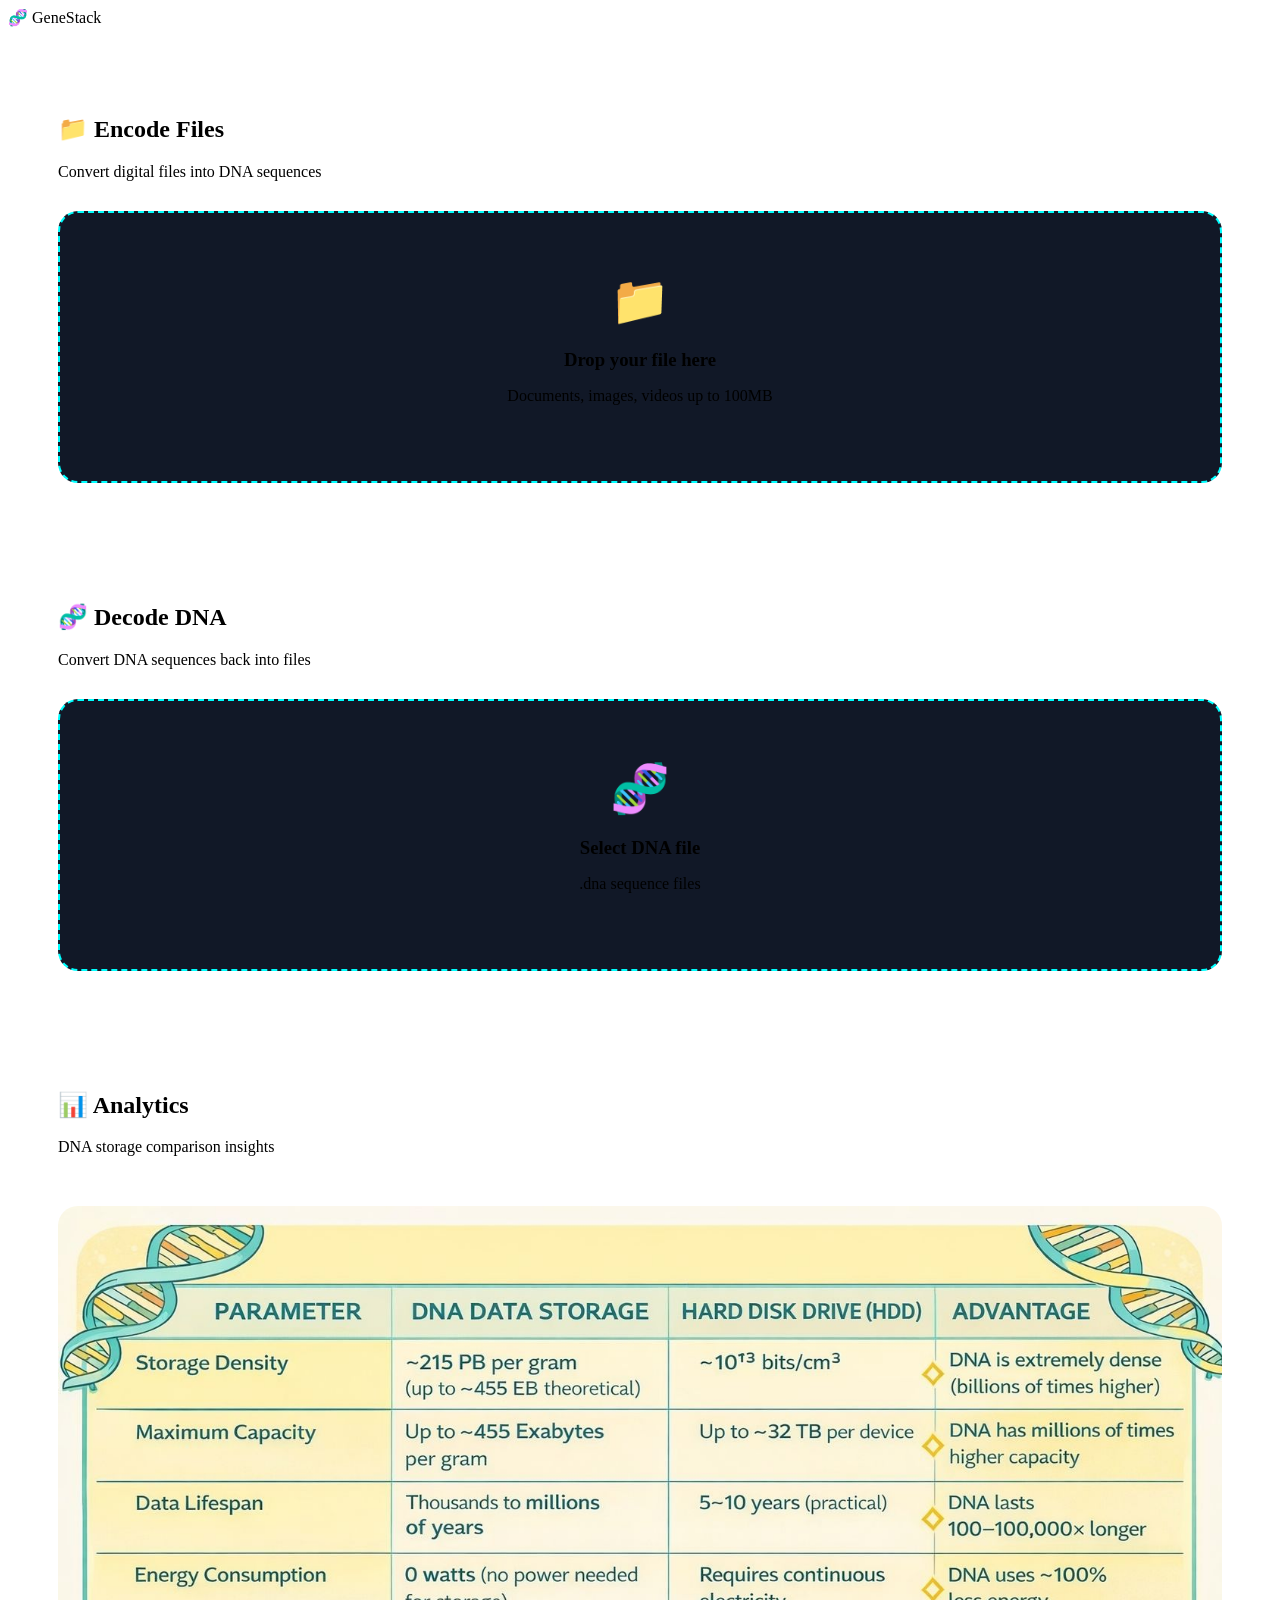
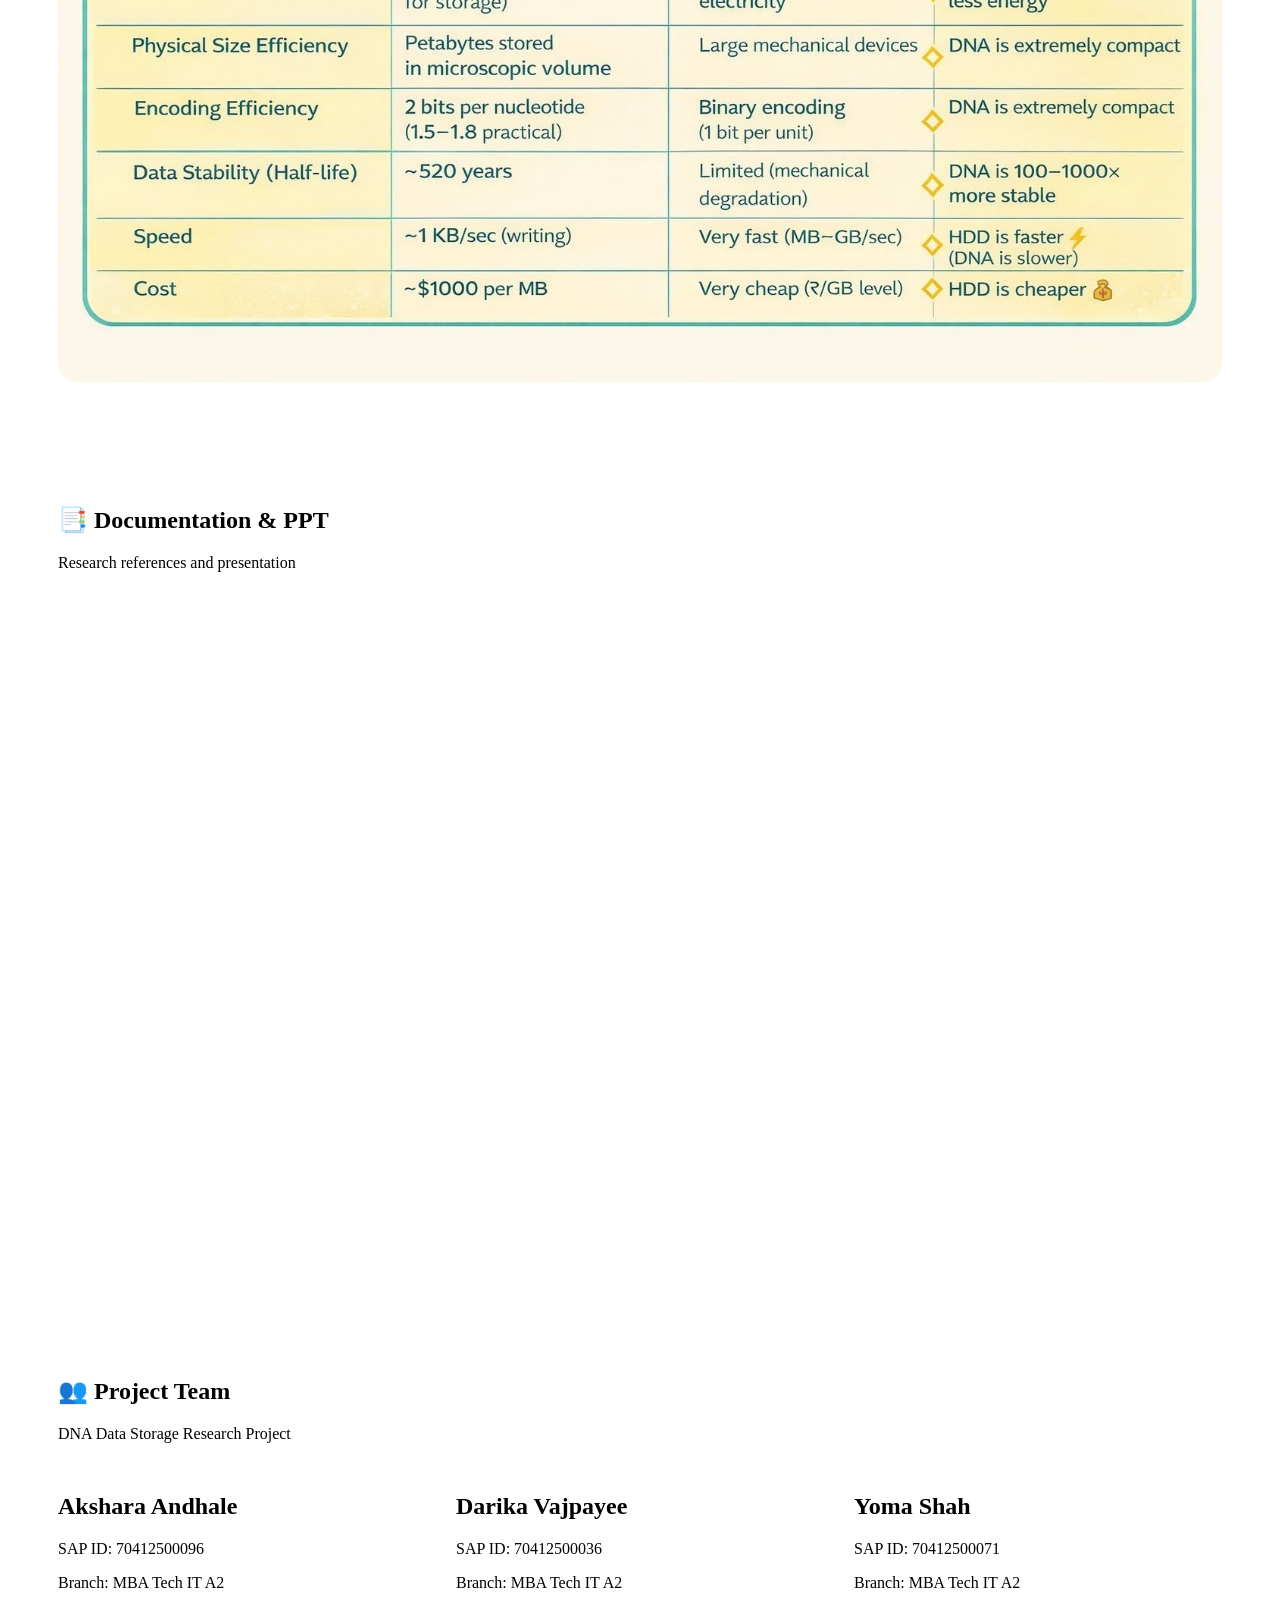
<file: index.html>
<!DOCTYPE html>
<html lang="en">
<head>
  <meta charset="UTF-8" />
  <meta name="viewport" content="width=device-width, initial-scale=1.0" />
  <title>GeneStack - DNA Data Storage Platform</title>
  <link rel="stylesheet" href="styles.css" />
</head>
<body>

  <nav class="navbar">
    <div class="logo">🧬 GeneStack</div>
    <div class="nav-links">
      <a href="#encode">Encode</a>
      <a href="#decode">Decode</a>
      <a href="#analytics">Analytics</a>
      <a href="#docs">Docs</a>
      <a href="#team">Team</a>
    </div>
  </nav>

  <!-- ENCODE -->
  <section id="encode" class="section-container">
    <div class="section-header">
      <h1>📁 Encode Files</h1>
      <p>Convert digital files into DNA sequences</p>
    </div>

    <div class="upload-zone" onclick="document.getElementById('encodeFile').click()">
      <input
        type="file"
        id="encodeFile"
        hidden
        onchange="startEncoding(this.files[0])"
      />
      <div class="upload-icon">📁</div>
      <div class="upload-text">
        <h3>Drop your file here</h3>
        <p>Documents, images, videos up to 100MB</p>
      </div>
    </div>
  </section>

  <!-- DECODE -->
  <section id="decode" class="section-container">
    <div class="section-header">
      <h1>🧬 Decode DNA</h1>
      <p>Convert DNA sequences back into files</p>
    </div>

    <div class="upload-zone" onclick="document.getElementById('decodeFile').click()">
      <input
        type="file"
        id="decodeFile"
        hidden
        onchange="startDecoding(this.files[0])"
      />
      <div class="upload-icon">🧬</div>
      <div class="upload-text">
        <h3>Select DNA file</h3>
        <p>.dna sequence files</p>
      </div>
    </div>
  </section>

  <!-- ANALYTICS -->
  <section id="analytics" class="section-container">
    <div class="section-header">
      <h1>📊 Analytics</h1>
      <p>DNA storage comparison insights</p>
    </div>

    <img
      src="comparison table.jpeg"
      alt="Comparison Table"
      style="width:100%; border-radius:20px; margin-top:20px;"
    />
  </section>

  <!-- DOCS -->
  <section id="docs" class="section-container">
    <div class="section-header">
      <h1>📑 Documentation & PPT</h1>
      <p>Research references and presentation</p>
    </div>

    <div style="position:relative;width:100%;height:0;padding-top:56.25%;margin-top:20px;">
      <iframe
        loading="lazy"
        style="position:absolute;width:100%;height:100%;top:0;left:0;border:none;border-radius:12px;"
        src="https://www.canva.com/design/DAHFxIXGbek/Jgr5bD2jAkMpEPfL8cZ7gA/view?embed"
        allowfullscreen>
      </iframe>
    </div>
  </section>

  <!-- TEAM -->
  <section id="team" class="section-container">
    <div class="section-header">
      <h1>👥 Project Team</h1>
      <p>DNA Data Storage Research Project</p>
    </div>

    <div style="display:grid;grid-template-columns:repeat(3,1fr);gap:30px;">
      <div class="team-card">
        <h2>Akshara Andhale</h2>
        <p>SAP ID: 70412500096</p>
        <p>Branch: MBA Tech IT A2</p>
      </div>
      <div class="team-card">
        <h2>Darika Vajpayee</h2>
        <p>SAP ID: 70412500036</p>
        <p>Branch: MBA Tech IT A2</p>
      </div>
      <div class="team-card">
        <h2>Yoma Shah</h2>
        <p>SAP ID: 70412500071</p>
        <p>Branch: MBA Tech IT A2</p>
      </div>
    </div>
  </section>

  <script src="app.js"></script>
</body>
</html>
</file>
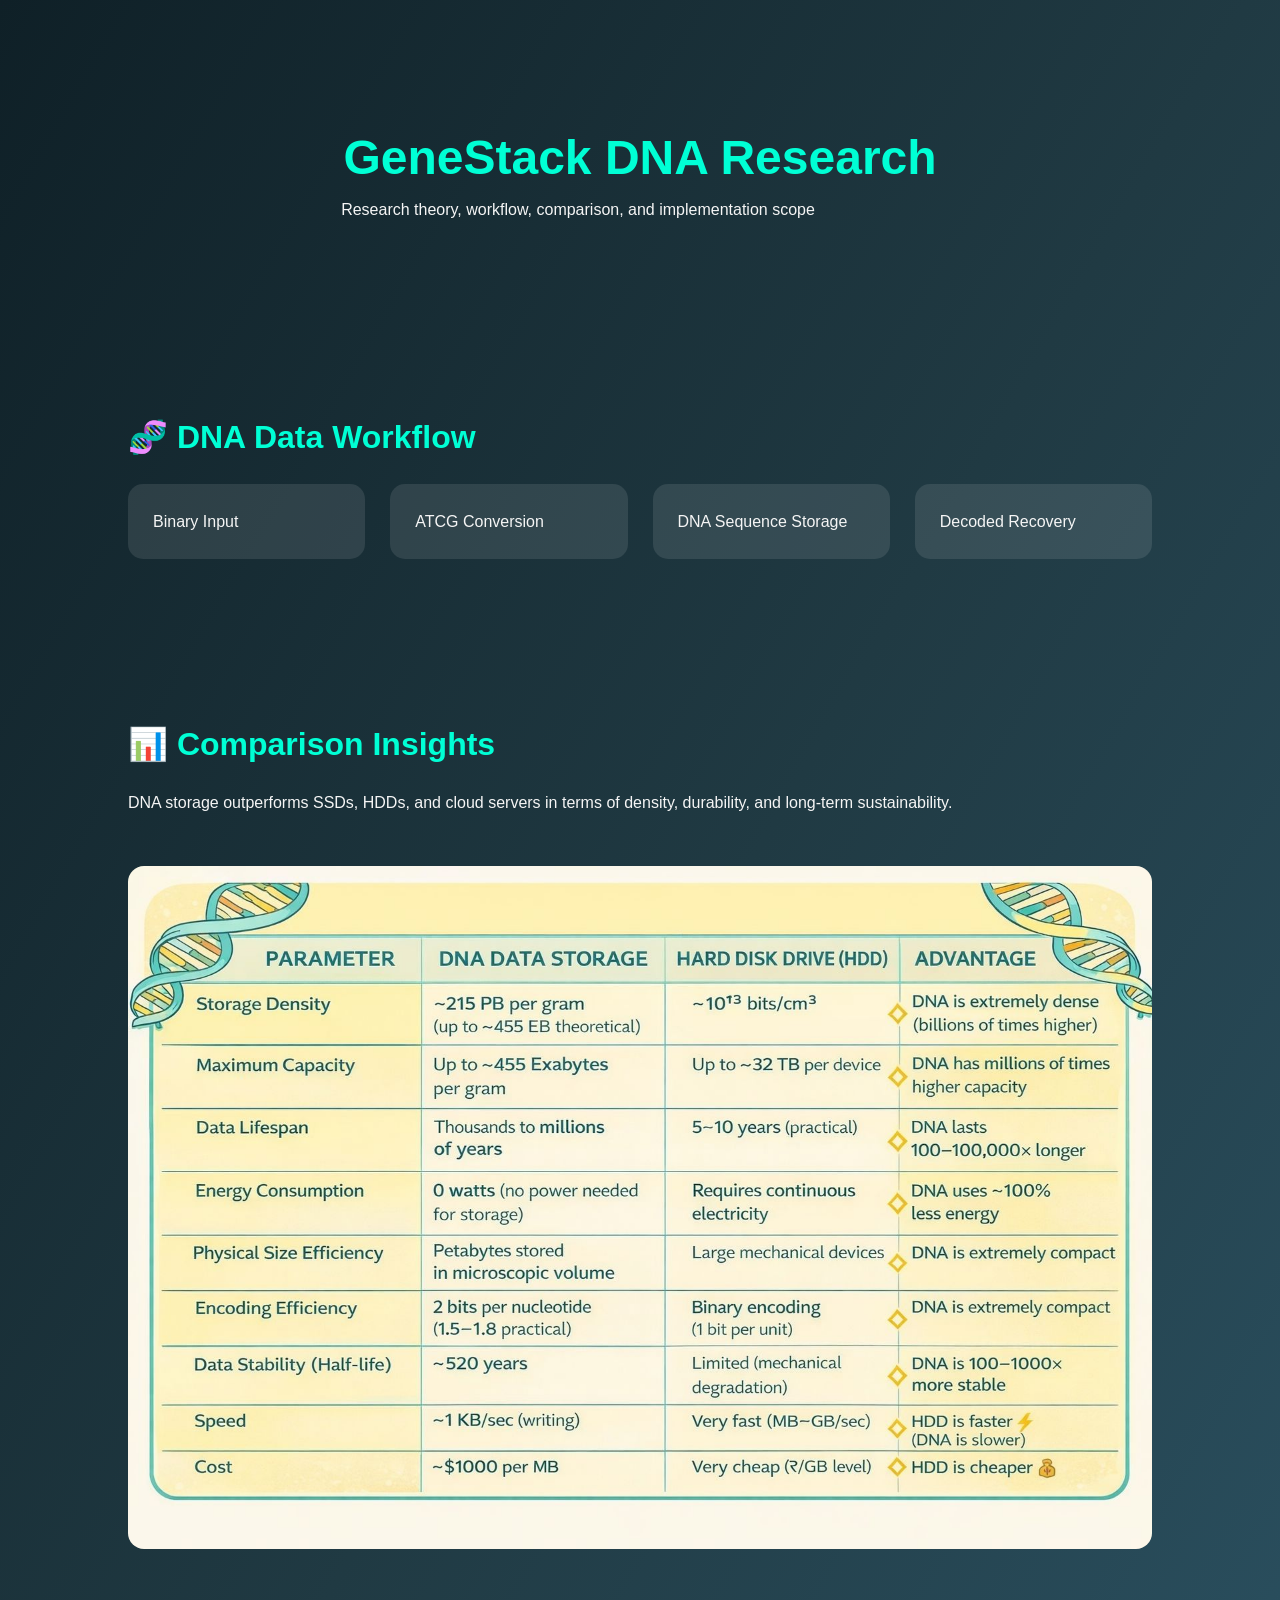
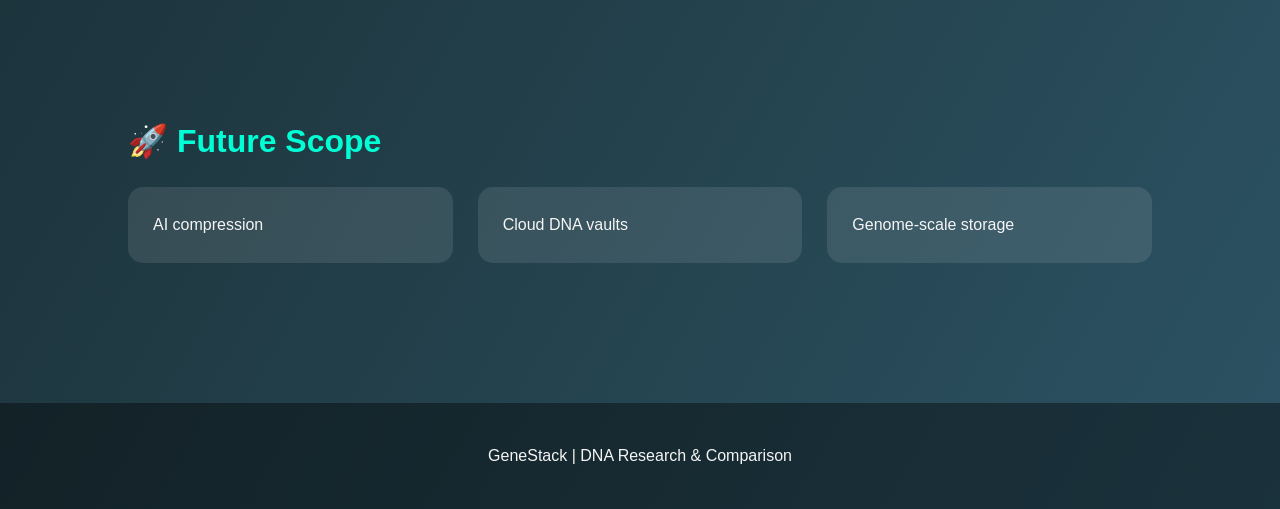
<file: dna.html>
<!DOCTYPE html>
<html lang="en">
<head>
  <meta charset="UTF-8" />
  <title>GeneStack – DNA Theory & Comparison</title>
  <meta name="viewport" content="width=device-width, initial-scale=1.0">
  <link rel="stylesheet" href="style.css">
</head>
<body>

  <section class="hero">
    <h1>GeneStack DNA Research</h1>
    <p>Research theory, workflow, comparison, and implementation scope</p>
  </section>

  <section>
    <h2>🧬 DNA Data Workflow</h2>
    <div class="grid">
      <div class="card">Binary Input</div>
      <div class="card">ATCG Conversion</div>
      <div class="card">DNA Sequence Storage</div>
      <div class="card">Decoded Recovery</div>
    </div>
  </section>

  <section>
    <h2>📊 Comparison Insights</h2>
    <p>
      DNA storage outperforms SSDs, HDDs, and cloud servers in terms of
      density, durability, and long-term sustainability.
    </p>
    <img src="comparison table.jpeg" alt="Comparison Table" style="width:100%; border-radius:16px; margin-top:20px;">
  </section>

  <section>
    <h2>🚀 Future Scope</h2>
    <div class="grid">
      <div class="card">AI compression</div>
      <div class="card">Cloud DNA vaults</div>
      <div class="card">Genome-scale storage</div>
    </div>
  </section>

  <footer>
    GeneStack | DNA Research & Comparison
  </footer>

</body>
</html>
</file>
<file: styles.css>
.animation-box {
    background: #16213e;
    padding: 30px;
    border-radius: 20px;
    margin-top: 20px;
}

.step {
    padding: 14px;
    margin: 12px 0;
    border-radius: 10px;
    background: #243b5a;
    opacity: 0.4;
    transition: all 0.4s ease;
}

.step.active {
    opacity: 1;
    background: #00e5ff;
    color: black;
    font-weight: bold;
}

.nav-links {
    display: flex;
    list-style: none;
    gap: 24px;
}

.nav-links a {
    color: white;
    text-decoration: none;
}

.section-container {
    padding: 50px;
}

.section-header {
    margin-bottom: 30px;
}

.upload-zone {
    border: 2px dashed cyan;
    border-radius: 20px;
    padding: 60px;
    text-align: center;
    cursor: pointer;
    transition: 0.3s;
    background: #111827;
}

.upload-zone:hover {
    background: #172554;
}

.upload-icon {
    font-size: 3rem;
    margin-bottom: 20px;
}

.upload-text h3 {
    margin-bottom: 10px;
}

.modal-backdrop {
    position: fixed;
    inset: 0;
    background: rgba(0, 0, 0, 0.75);
    backdrop-filter: blur(8px);
    display: none;
    justify-content: center;
    align-items: center;
    z-index: 9999;
    padding: 20px;
}

.modal-backdrop.active {
    display: flex;
}

.modal {
    width: min(800px, 90vw);
    background: #0f172a;
    border-radius: 24px;
    padding: 30px;
    border: 1px solid rgba(0, 255, 255, 0.2);
    box-shadow: 0 0 40px rgba(0, 255, 255, 0.15);
}

.modal-header {
    display: flex;
    justify-content: space-between;
    margin-bottom: 25px;
}

.close-btn {
    background: transparent;
    border: none;
    color: white;
    font-size: 28px;
    cursor: pointer;
}

.process-flow {
    display: flex;
    justify-content: space-between;
    margin-bottom: 25px;
    gap: 15px;
}

.process-stage {
    flex: 1;
    background: #1e293b;
    padding: 15px;
    border-radius: 12px;
    text-align: center;
    opacity: 0.4;
    transition: 0.3s;
}

.progress-bar {
    width: 100%;
    height: 14px;
    background: #243b5a;
    border-radius: 10px;
    margin-top: 20px;
    overflow: hidden;
    margin: 20px 0;
}

.progress-fill {
    width: 0%;
    height: 100%;
    background: #00e5ff;
    transition: width 1s linear;
}
</file>
<file: style.css>
* {
  box-sizing: border-box;
  margin: 0;
  padding: 0;
}

body {
  font-family: "Segoe UI", sans-serif;
  background: linear-gradient(120deg, #0f2027, #203a43, #2c5364);
  color: #f5f5f5;
  line-height: 1.6;
}

section {
  padding: 80px 10%;
}

.hero {
  text-align: center;
  padding-top: 120px;
}

h1 {
  font-size: 3rem;
  color: #00ffd5;
}

h2 {
  font-size: 2rem;
  margin-bottom: 20px;
  color: #00ffd5;
}

p {
  max-width: 900px;
  margin-bottom: 30px;
}

.grid {
  display: grid;
  grid-template-columns: repeat(auto-fit, minmax(220px, 1fr));
  gap: 25px;
}

.card {
  background: rgba(255, 255, 255, 0.1);
  padding: 25px;
  border-radius: 15px;
  transition: transform 0.3s ease;
}

.card:hover {
  transform: translateY(-8px);
}

footer {
  text-align: center;
  padding: 40px;
  background: rgba(0, 0, 0, 0.4);
  margin-top: 60px;
}

@media (max-width: 600px) {
  h1 {
    font-size: 2.2rem;
  }
}
</file>
